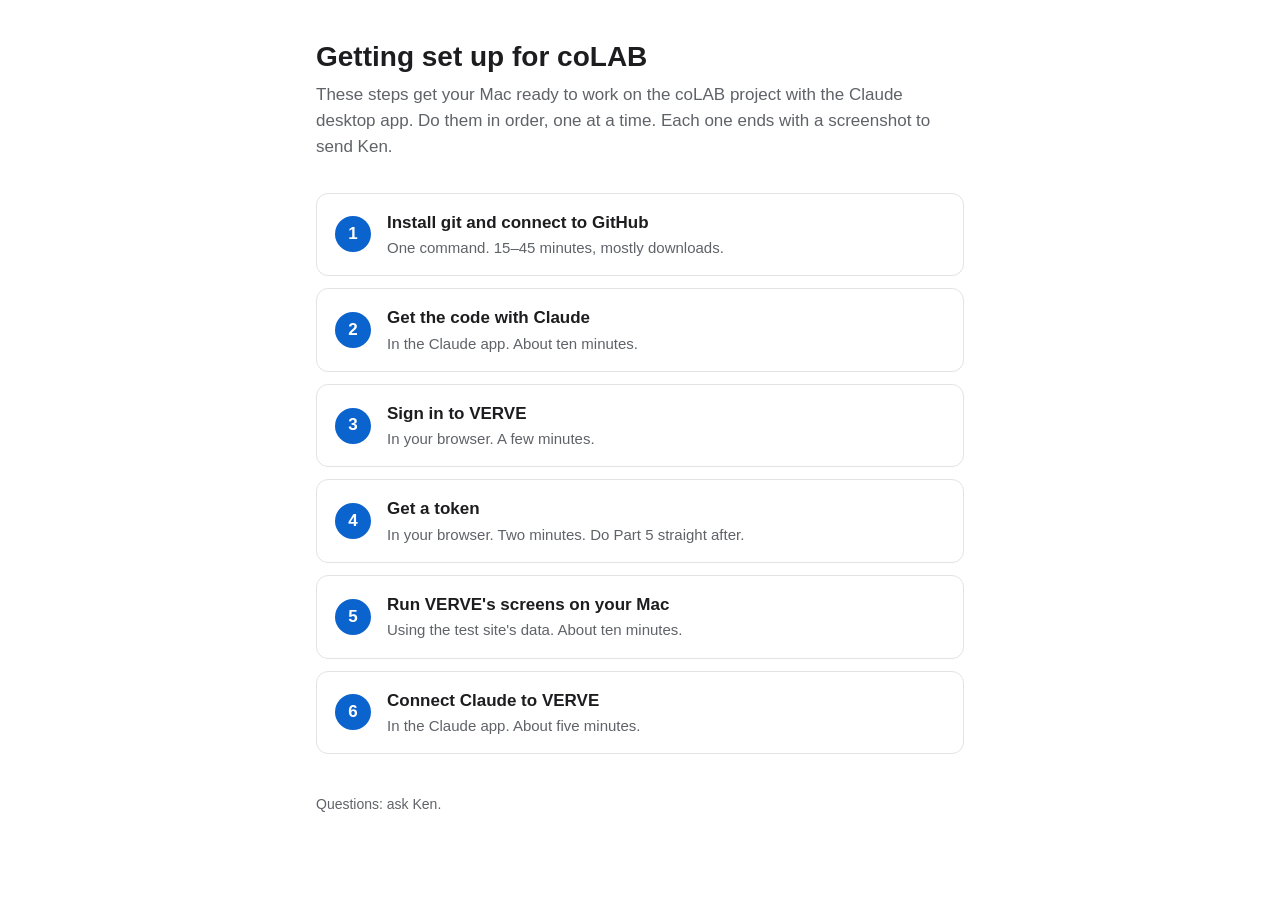
<file: index.html>
<!doctype html>
<html lang="en">
<head>
<meta charset="utf-8">
<meta name="viewport" content="width=device-width, initial-scale=1">
<title>coLAB Setup Steps</title>
<link rel="stylesheet" href="style.css">
</head>
<body>
<main>
  <h1>Getting set up for coLAB</h1>
  <p class="lede">These steps get your Mac ready to work on the coLAB project with the Claude desktop app. Do them in order, one at a time. Each one ends with a screenshot to send Ken.</p>

  <ol class="parts">
    <li>
      <a href="1-git/">
        <span class="num">1</span>
        <span>
          <span class="title">Install git and connect to GitHub</span>
          <span class="desc">One command. 15–45 minutes, mostly downloads.</span>
        </span>
      </a>
    </li>
    <li>
      <a href="2-code/">
        <span class="num">2</span>
        <span>
          <span class="title">Get the code with Claude</span>
          <span class="desc">In the Claude app. About ten minutes.</span>
        </span>
      </a>
    </li>
    <li>
      <a href="3-sign-in/">
        <span class="num">3</span>
        <span>
          <span class="title">Sign in to VERVE</span>
          <span class="desc">In your browser. A few minutes.</span>
        </span>
      </a>
    </li>
    <li>
      <a href="4-token/">
        <span class="num">4</span>
        <span>
          <span class="title">Get a token</span>
          <span class="desc">In your browser. Two minutes. Do Part 5 straight after.</span>
        </span>
      </a>
    </li>
    <li>
      <a href="5-run-ui/">
        <span class="num">5</span>
        <span>
          <span class="title">Run VERVE's screens on your Mac</span>
          <span class="desc">Using the test site's data. About ten minutes.</span>
        </span>
      </a>
    </li>
    <li>
      <a href="6-mcp/">
        <span class="num">6</span>
        <span>
          <span class="title">Connect Claude to VERVE</span>
          <span class="desc">In the Claude app. About five minutes.</span>
        </span>
      </a>
    </li>
  </ol>

  <footer>Questions: ask Ken.</footer>
</main>
</body>
</html>
</file>
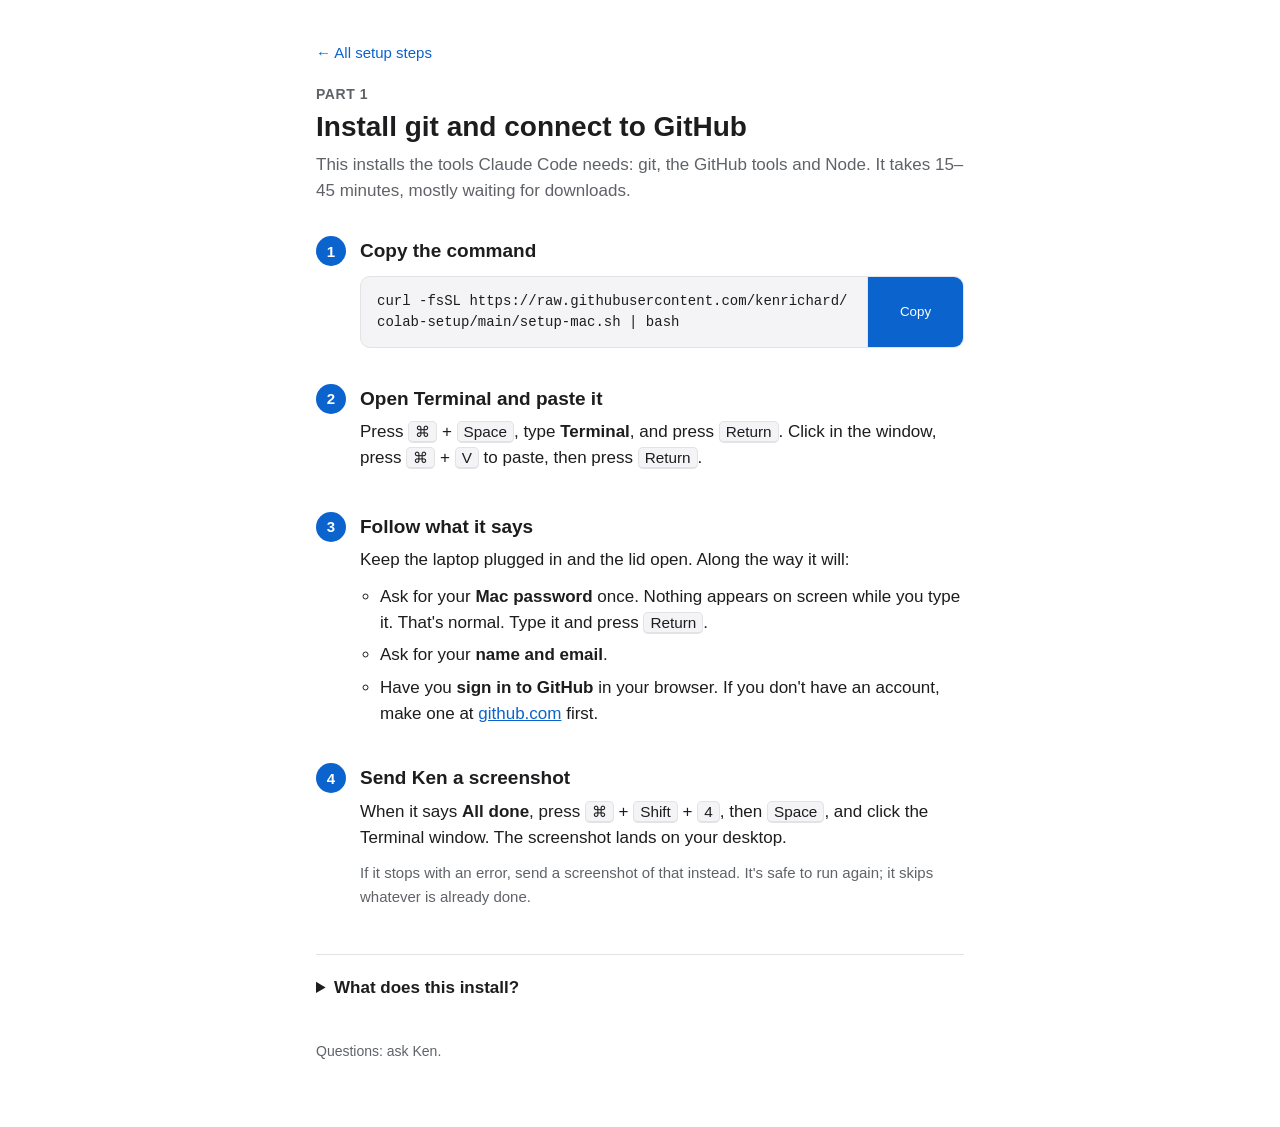
<file: 1-git/index.html>
<!doctype html>
<html lang="en">
<head>
<meta charset="utf-8">
<meta name="viewport" content="width=device-width, initial-scale=1">
<title>Part 1: Git</title>
<link rel="stylesheet" href="../style.css">
</head>
<body>
<main>
  <a class="back" href="../">← All setup steps</a>
  <p class="part-label">Part 1</p>
  <h1>Install git and connect to GitHub</h1>
  <p class="lede">This installs the tools Claude Code needs: git, the GitHub tools and Node. It takes 15–45 minutes, mostly waiting for downloads.</p>

  <ol class="steps">
    <li>
      <h2>Copy the command</h2>
      <div class="command">
        <code>curl -fsSL https://raw.githubusercontent.com/kenrichard/colab-setup/main/setup-mac.sh | bash</code>
        <button type="button" class="copy">Copy</button>
      </div>
    </li>

    <li>
      <h2>Open Terminal and paste it</h2>
      <p>Press <kbd>⌘</kbd> + <kbd>Space</kbd>, type <strong>Terminal</strong>, and press <kbd>Return</kbd>. Click in the window, press <kbd>⌘</kbd> + <kbd>V</kbd> to paste, then press <kbd>Return</kbd>.</p>
    </li>

    <li>
      <h2>Follow what it says</h2>
      <p>Keep the laptop plugged in and the lid open. Along the way it will:</p>
      <ul>
        <li>Ask for your <strong>Mac password</strong> once. Nothing appears on screen while you type it. That's normal. Type it and press <kbd>Return</kbd>.</li>
        <li>Ask for your <strong>name and email</strong>.</li>
        <li>Have you <strong>sign in to GitHub</strong> in your browser. If you don't have an account, make one at <a href="https://github.com/signup">github.com</a> first.</li>
      </ul>
    </li>

    <li>
      <h2>Send Ken a screenshot</h2>
      <p>When it says <strong>All done</strong>, press <kbd>⌘</kbd> + <kbd>Shift</kbd> + <kbd>4</kbd>, then <kbd>Space</kbd>, and click the Terminal window. The screenshot lands on your desktop.</p>
      <p class="note">If it stops with an error, send a screenshot of that instead. It's safe to run again; it skips whatever is already done.</p>
    </li>
  </ol>

  <details>
    <summary>What does this install?</summary>
    <p style="margin-top:10px"><strong>Git</strong> keeps a history of every change to the code and makes it possible to undo changes. <strong>GitHub</strong> is the website where the coLAB code is shared. Claude Code needs both.</p>
    <p>In order, the script installs Apple's Command Line Tools (which include git), Homebrew (which installs the rest), the GitHub command-line tool, and Node. Then it records your name for git and signs you in to GitHub.</p>
    <p>You can <a href="https://github.com/kenrichard/colab-setup/blob/main/setup-mac.sh">read the script</a> before running it.</p>
  </details>

  <footer>Questions: ask Ken.</footer>
</main>
<script src="../copy.js"></script>
</body>
</html>
</file>
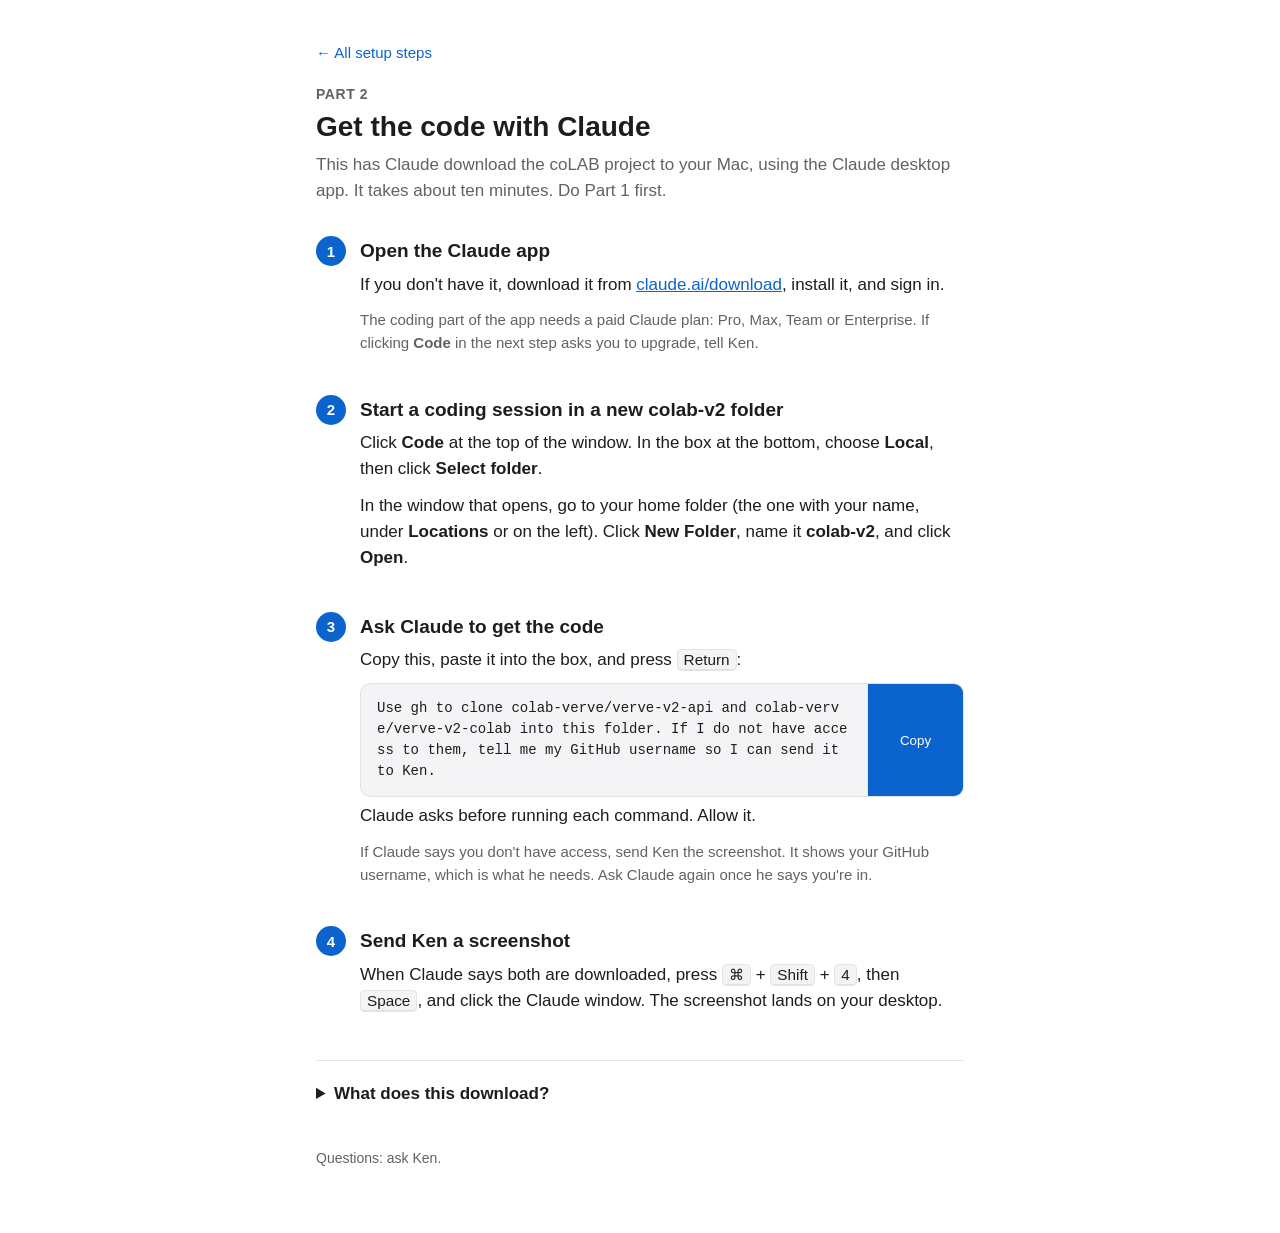
<file: 2-code/index.html>
<!doctype html>
<html lang="en">
<head>
<meta charset="utf-8">
<meta name="viewport" content="width=device-width, initial-scale=1">
<title>Part 2: Get the Code</title>
<link rel="stylesheet" href="../style.css">
</head>
<body>
<main>
  <a class="back" href="../">← All setup steps</a>
  <p class="part-label">Part 2</p>
  <h1>Get the code with Claude</h1>
  <p class="lede">This has Claude download the coLAB project to your Mac, using the Claude desktop app. It takes about ten minutes. Do Part 1 first.</p>

  <ol class="steps">
    <li>
      <h2>Open the Claude app</h2>
      <p>If you don't have it, download it from <a href="https://claude.ai/download">claude.ai/download</a>, install it, and sign in.</p>
      <p class="note">The coding part of the app needs a paid Claude plan: Pro, Max, Team or Enterprise. If clicking <strong>Code</strong> in the next step asks you to upgrade, tell Ken.</p>
    </li>

    <li>
      <h2>Start a coding session in a new colab-v2 folder</h2>
      <p>Click <strong>Code</strong> at the top of the window. In the box at the bottom, choose <strong>Local</strong>, then click <strong>Select folder</strong>.</p>
      <p>In the window that opens, go to your home folder (the one with your name, under <strong>Locations</strong> or on the left). Click <strong>New Folder</strong>, name it <strong>colab-v2</strong>, and click <strong>Open</strong>.</p>
    </li>

    <li>
      <h2>Ask Claude to get the code</h2>
      <p>Copy this, paste it into the box, and press <kbd>Return</kbd>:</p>
      <div class="command">
        <code>Use gh to clone colab-verve/verve-v2-api and colab-verve/verve-v2-colab into this folder. If I do not have access to them, tell me my GitHub username so I can send it to Ken.</code>
        <button type="button" class="copy">Copy</button>
      </div>
      <p>Claude asks before running each command. Allow it.</p>
      <p class="note">If Claude says you don't have access, send Ken the screenshot. It shows your GitHub username, which is what he needs. Ask Claude again once he says you're in.</p>
    </li>

    <li>
      <h2>Send Ken a screenshot</h2>
      <p>When Claude says both are downloaded, press <kbd>⌘</kbd> + <kbd>Shift</kbd> + <kbd>4</kbd>, then <kbd>Space</kbd>, and click the Claude window. The screenshot lands on your desktop.</p>
    </li>
  </ol>

  <details>
    <summary>What does this download?</summary>
    <p style="margin-top:10px">Two folders, inside the new <strong>colab-v2</strong> folder in your home folder:</p>
    <ul>
      <li><strong>verve-v2-api</strong> holds the data, the rules for who can see what, and every planning document.</li>
      <li><strong>verve-v2-colab</strong> holds the screens people use.</li>
    </ul>
    <p style="margin-top:10px">Both are private. Later, you can ask Claude to get the latest changes.</p>
  </details>

  <footer>Questions: ask Ken.</footer>
</main>
<script src="../copy.js"></script>
</body>
</html>
</file>
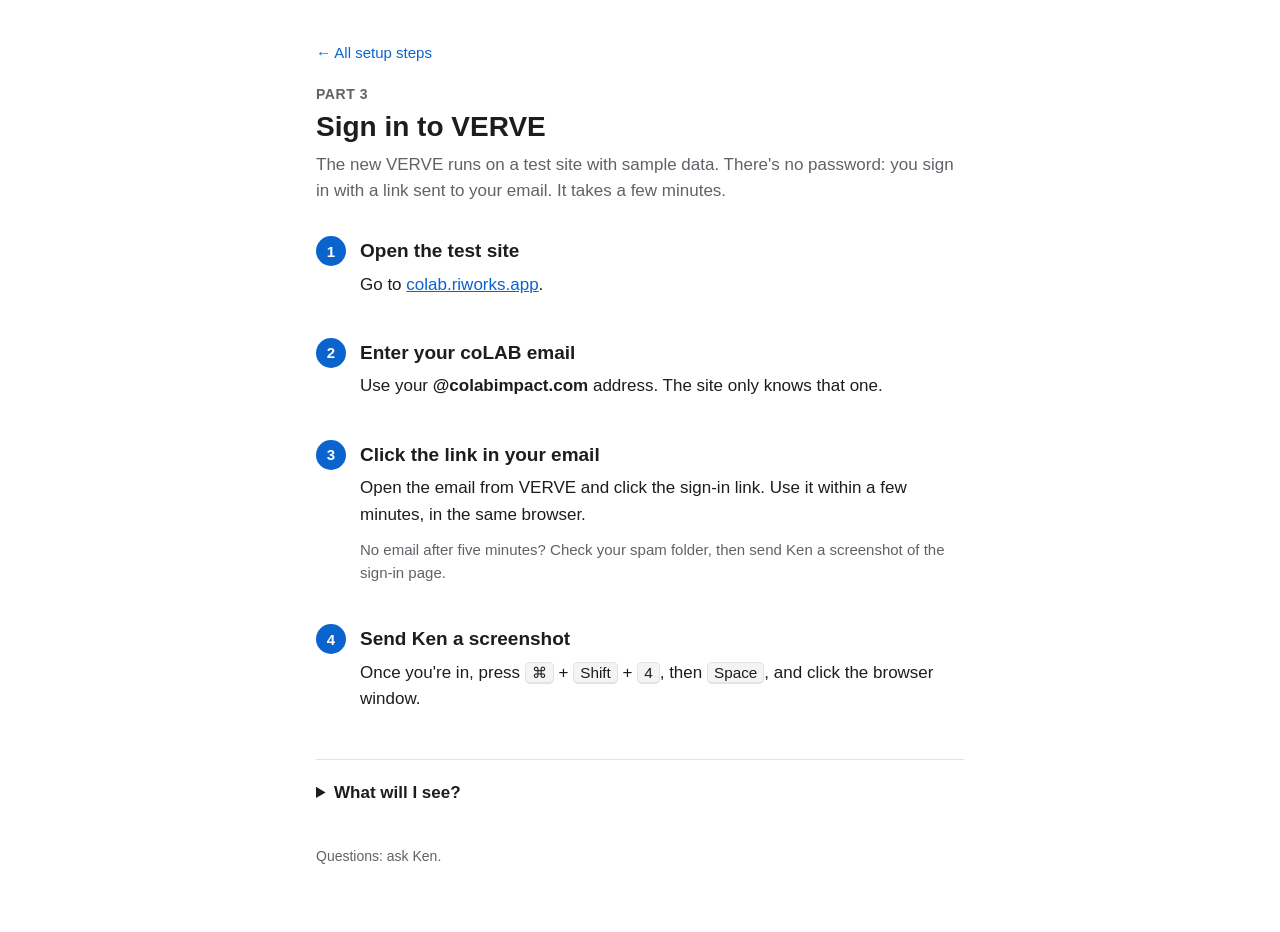
<file: 3-sign-in/index.html>
<!doctype html>
<html lang="en">
<head>
<meta charset="utf-8">
<meta name="viewport" content="width=device-width, initial-scale=1">
<title>Part 3: Sign In</title>
<link rel="stylesheet" href="../style.css">
</head>
<body>
<main>
  <a class="back" href="../">← All setup steps</a>
  <p class="part-label">Part 3</p>
  <h1>Sign in to VERVE</h1>
  <p class="lede">The new VERVE runs on a test site with sample data. There's no password: you sign in with a link sent to your email. It takes a few minutes.</p>

  <ol class="steps">
    <li>
      <h2>Open the test site</h2>
      <p>Go to <a href="https://colab.riworks.app">colab.riworks.app</a>.</p>
    </li>

    <li>
      <h2>Enter your coLAB email</h2>
      <p>Use your <strong>@colabimpact.com</strong> address. The site only knows that one.</p>
    </li>

    <li>
      <h2>Click the link in your email</h2>
      <p>Open the email from VERVE and click the sign-in link. Use it within a few minutes, in the same browser.</p>
      <p class="note">No email after five minutes? Check your spam folder, then send Ken a screenshot of the sign-in page.</p>
    </li>

    <li>
      <h2>Send Ken a screenshot</h2>
      <p>Once you're in, press <kbd>⌘</kbd> + <kbd>Shift</kbd> + <kbd>4</kbd>, then <kbd>Space</kbd>, and click the browser window.</p>
    </li>
  </ol>

  <details>
    <summary>What will I see?</summary>
    <p style="margin-top:10px">Your account is set up to see every level at once, so you can try each one: the System level, coLAB, PANO, and two sample clients, <strong>PANO Client 1</strong> and <strong>VERVE Client 1</strong>.</p>
    <p>Everything here is sample data. Change whatever you like; Ken can reset it.</p>
  </details>

  <footer>Questions: ask Ken.</footer>
</main>
</body>
</html>
</file>
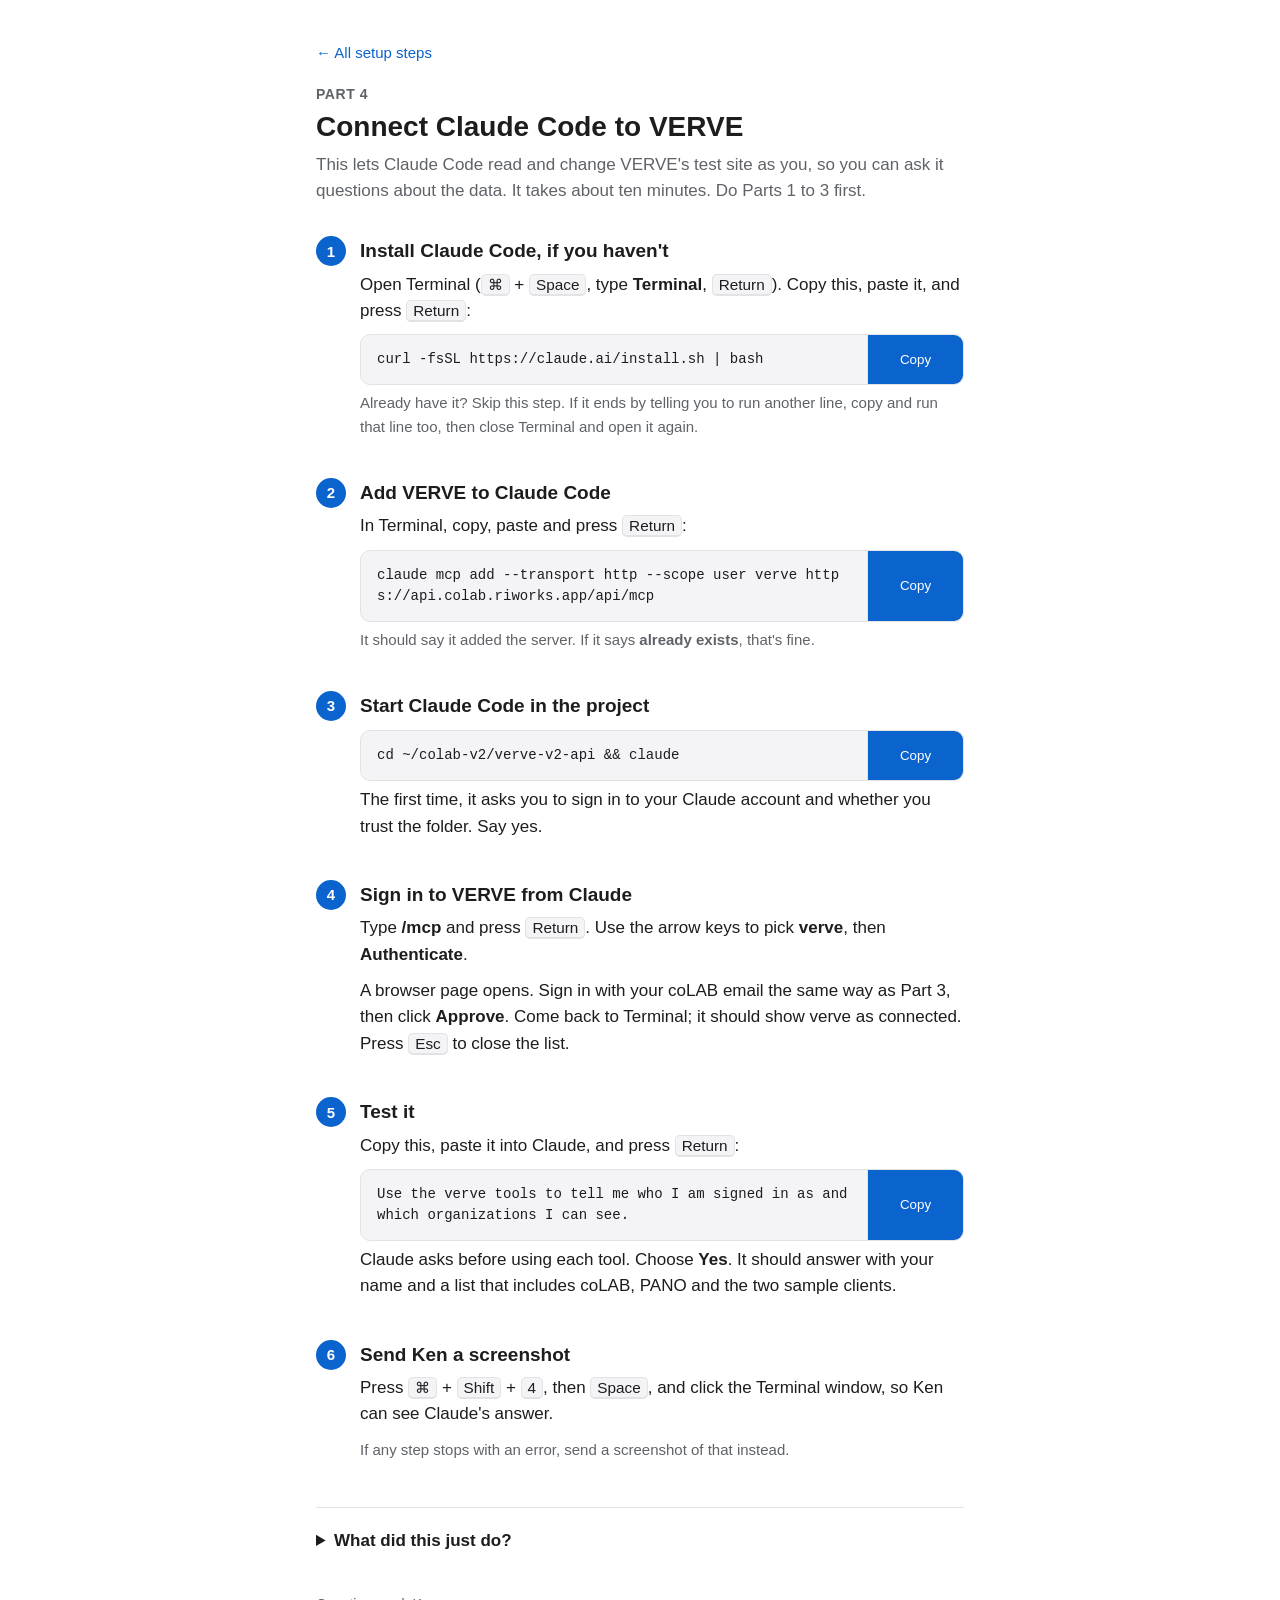
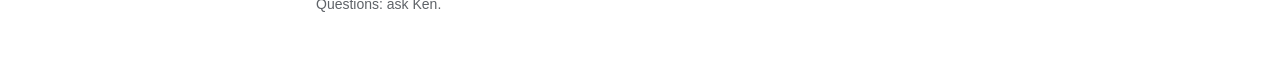
<file: 4-mcp/index.html>
<!doctype html>
<html lang="en">
<head>
<meta charset="utf-8">
<meta name="viewport" content="width=device-width, initial-scale=1">
<title>Part 4: Connect Claude</title>
<link rel="stylesheet" href="../style.css">
</head>
<body>
<main>
  <a class="back" href="../">← All setup steps</a>
  <p class="part-label">Part 4</p>
  <h1>Connect Claude Code to VERVE</h1>
  <p class="lede">This lets Claude Code read and change VERVE's test site as you, so you can ask it questions about the data. It takes about ten minutes. Do Parts 1 to 3 first.</p>

  <ol class="steps">
    <li>
      <h2>Install Claude Code, if you haven't</h2>
      <p>Open Terminal (<kbd>⌘</kbd> + <kbd>Space</kbd>, type <strong>Terminal</strong>, <kbd>Return</kbd>). Copy this, paste it, and press <kbd>Return</kbd>:</p>
      <div class="command">
        <code>curl -fsSL https://claude.ai/install.sh | bash</code>
        <button type="button" class="copy">Copy</button>
      </div>
      <p class="note">Already have it? Skip this step. If it ends by telling you to run another line, copy and run that line too, then close Terminal and open it again.</p>
    </li>

    <li>
      <h2>Add VERVE to Claude Code</h2>
      <p>In Terminal, copy, paste and press <kbd>Return</kbd>:</p>
      <div class="command">
        <code>claude mcp add --transport http --scope user verve https://api.colab.riworks.app/api/mcp</code>
        <button type="button" class="copy">Copy</button>
      </div>
      <p class="note">It should say it added the server. If it says <strong>already exists</strong>, that's fine.</p>
    </li>

    <li>
      <h2>Start Claude Code in the project</h2>
      <div class="command">
        <code>cd ~/colab-v2/verve-v2-api &amp;&amp; claude</code>
        <button type="button" class="copy">Copy</button>
      </div>
      <p>The first time, it asks you to sign in to your Claude account and whether you trust the folder. Say yes.</p>
    </li>

    <li>
      <h2>Sign in to VERVE from Claude</h2>
      <p>Type <strong>/mcp</strong> and press <kbd>Return</kbd>. Use the arrow keys to pick <strong>verve</strong>, then <strong>Authenticate</strong>.</p>
      <p>A browser page opens. Sign in with your coLAB email the same way as Part 3, then click <strong>Approve</strong>. Come back to Terminal; it should show verve as connected. Press <kbd>Esc</kbd> to close the list.</p>
    </li>

    <li>
      <h2>Test it</h2>
      <p>Copy this, paste it into Claude, and press <kbd>Return</kbd>:</p>
      <div class="command">
        <code>Use the verve tools to tell me who I am signed in as and which organizations I can see.</code>
        <button type="button" class="copy">Copy</button>
      </div>
      <p>Claude asks before using each tool. Choose <strong>Yes</strong>. It should answer with your name and a list that includes coLAB, PANO and the two sample clients.</p>
    </li>

    <li>
      <h2>Send Ken a screenshot</h2>
      <p>Press <kbd>⌘</kbd> + <kbd>Shift</kbd> + <kbd>4</kbd>, then <kbd>Space</kbd>, and click the Terminal window, so Ken can see Claude's answer.</p>
      <p class="note">If any step stops with an error, send a screenshot of that instead.</p>
    </li>
  </ol>

  <details>
    <summary>What did this just do?</summary>
    <p style="margin-top:10px"><strong>MCP</strong> is how Claude connects to another system. Adding VERVE gives Claude a set of tools, one for each thing the site can do: list organizations, read a plan, save answers, and so on.</p>
    <p>Claude uses them as you, with your access and nothing more. Every call it makes is recorded with your name. To disconnect, type <strong>/mcp</strong>, pick verve, and choose to clear the sign-in.</p>
  </details>

  <footer>Questions: ask Ken.</footer>
</main>
<script src="../copy.js"></script>
</body>
</html>
</file>
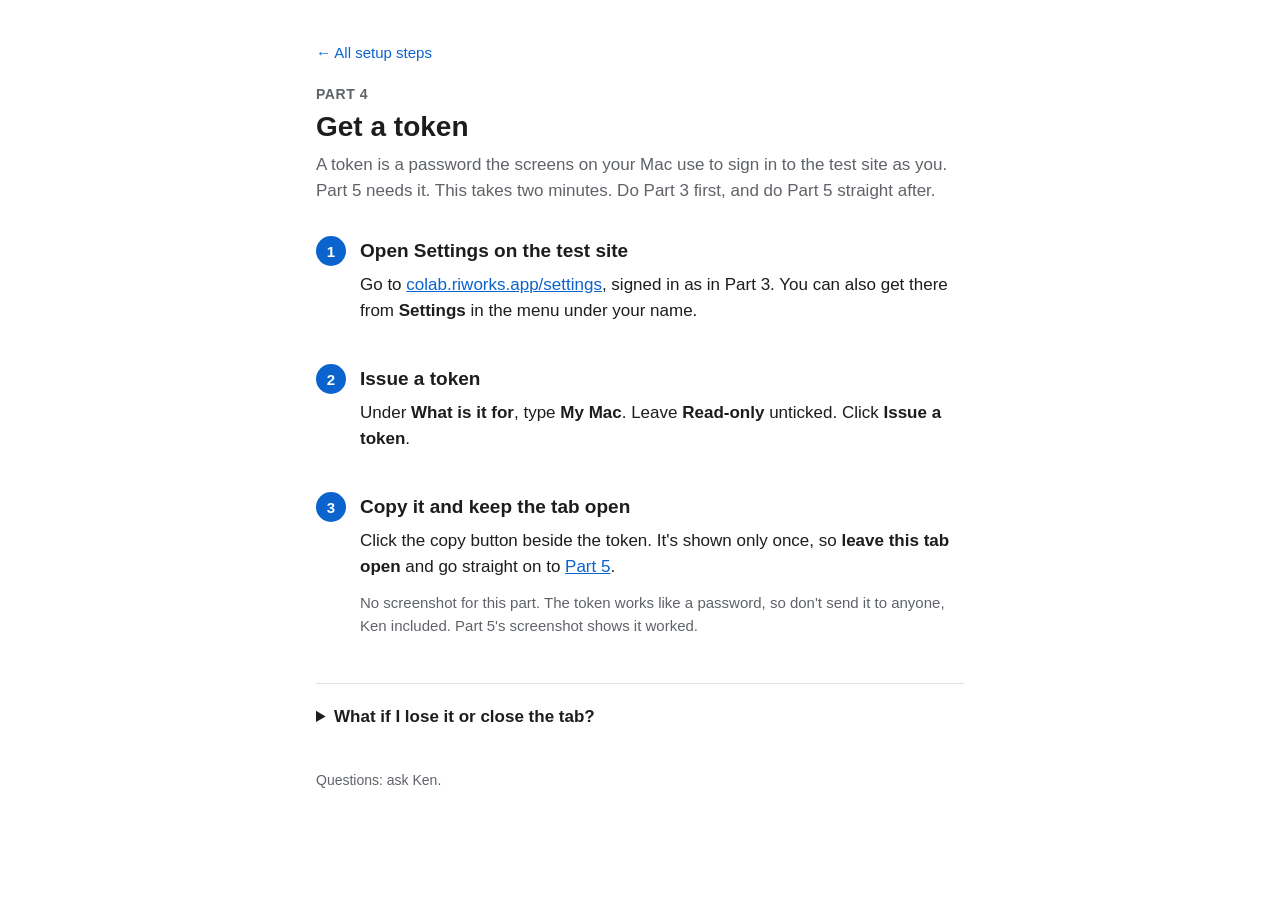
<file: 4-token/index.html>
<!doctype html>
<html lang="en">
<head>
<meta charset="utf-8">
<meta name="viewport" content="width=device-width, initial-scale=1">
<title>Part 4: Get a Token</title>
<link rel="stylesheet" href="../style.css">
</head>
<body>
<main>
  <a class="back" href="../">← All setup steps</a>
  <p class="part-label">Part 4</p>
  <h1>Get a token</h1>
  <p class="lede">A token is a password the screens on your Mac use to sign in to the test site as you. Part 5 needs it. This takes two minutes. Do Part 3 first, and do Part 5 straight after.</p>

  <ol class="steps">
    <li>
      <h2>Open Settings on the test site</h2>
      <p>Go to <a href="https://colab.riworks.app/settings">colab.riworks.app/settings</a>, signed in as in Part 3. You can also get there from <strong>Settings</strong> in the menu under your name.</p>
    </li>

    <li>
      <h2>Issue a token</h2>
      <p>Under <strong>What is it for</strong>, type <strong>My Mac</strong>. Leave <strong>Read-only</strong> unticked. Click <strong>Issue a token</strong>.</p>
    </li>

    <li>
      <h2>Copy it and keep the tab open</h2>
      <p>Click the copy button beside the token. It's shown only once, so <strong>leave this tab open</strong> and go straight on to <a href="../5-run-ui/">Part 5</a>.</p>
      <p class="note">No screenshot for this part. The token works like a password, so don't send it to anyone, Ken included. Part 5's screenshot shows it worked.</p>
    </li>
  </ol>

  <details>
    <summary>What if I lose it or close the tab?</summary>
    <p style="margin-top:10px">Nobody can show it to you again, including Ken, because the site keeps only a scrambled copy. Go back to Settings, click <strong>Revoke</strong> beside <strong>My Mac</strong>, and issue a new one.</p>
  </details>

  <footer>Questions: ask Ken.</footer>
</main>
</body>
</html>
</file>
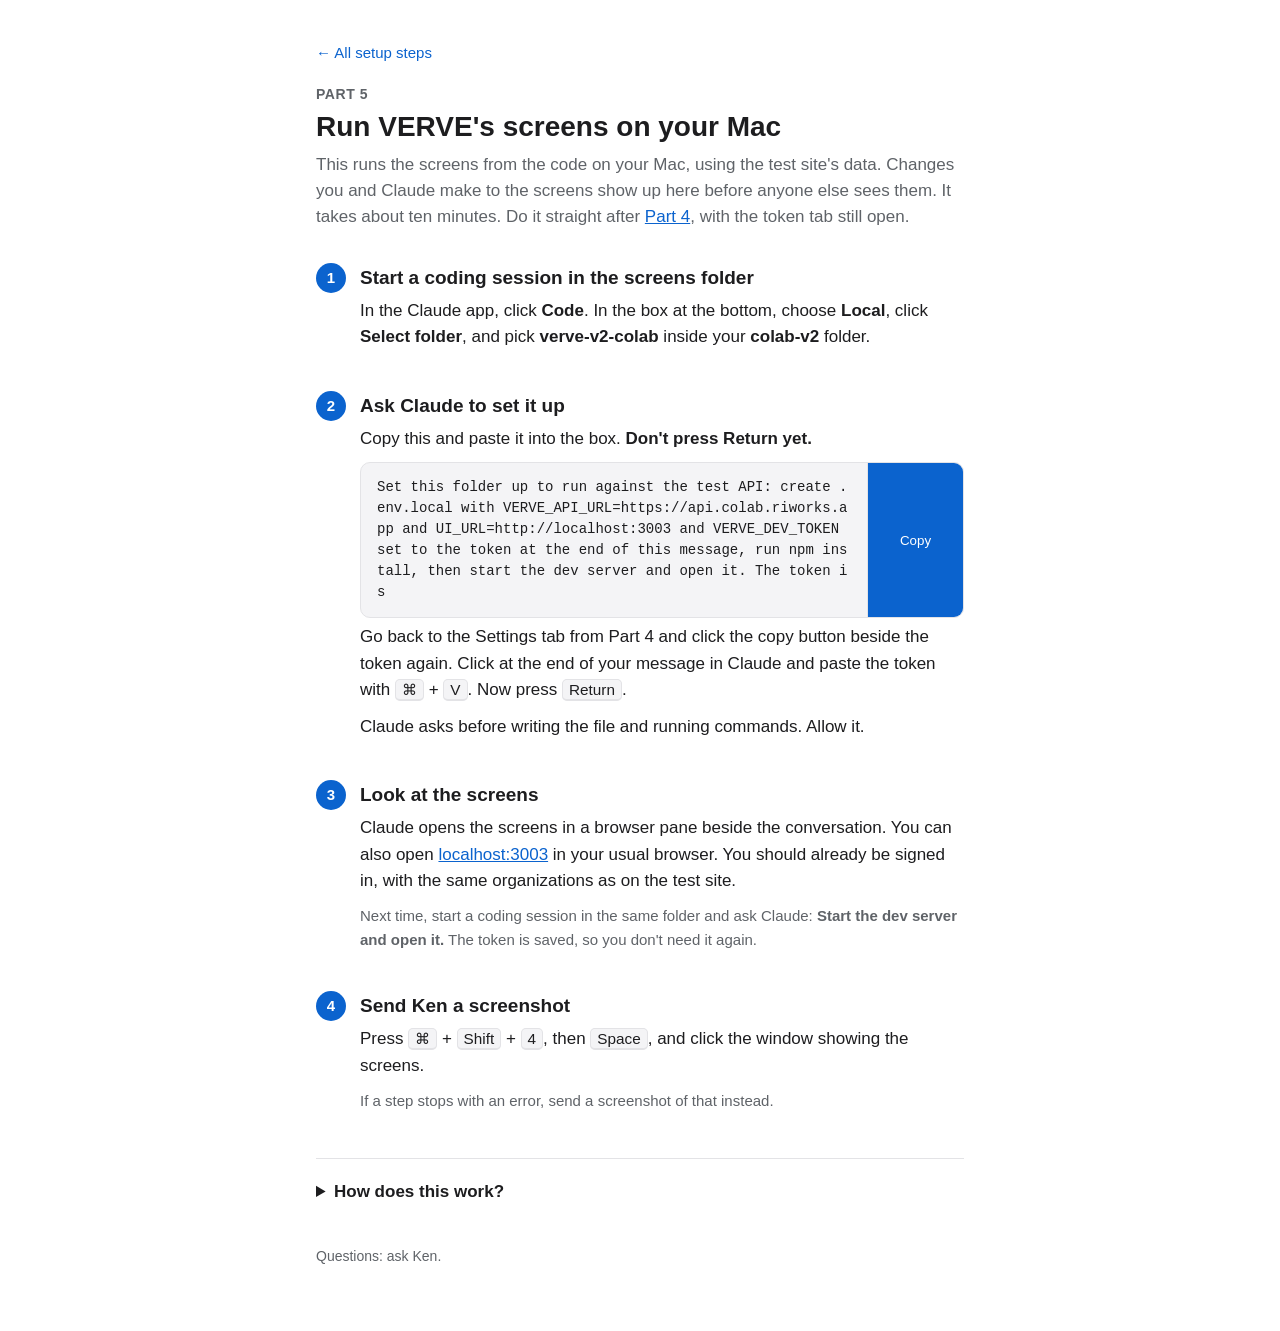
<file: 5-run-ui/index.html>
<!doctype html>
<html lang="en">
<head>
<meta charset="utf-8">
<meta name="viewport" content="width=device-width, initial-scale=1">
<title>Part 5: Run VERVE</title>
<link rel="stylesheet" href="../style.css">
</head>
<body>
<main>
  <a class="back" href="../">← All setup steps</a>
  <p class="part-label">Part 5</p>
  <h1>Run VERVE's screens on your Mac</h1>
  <p class="lede">This runs the screens from the code on your Mac, using the test site's data. Changes you and Claude make to the screens show up here before anyone else sees them. It takes about ten minutes. Do it straight after <a href="../4-token/">Part 4</a>, with the token tab still open.</p>

  <ol class="steps">
    <li>
      <h2>Start a coding session in the screens folder</h2>
      <p>In the Claude app, click <strong>Code</strong>. In the box at the bottom, choose <strong>Local</strong>, click <strong>Select folder</strong>, and pick <strong>verve-v2-colab</strong> inside your <strong>colab-v2</strong> folder.</p>
    </li>

    <li>
      <h2>Ask Claude to set it up</h2>
      <p>Copy this and paste it into the box. <strong>Don't press Return yet.</strong></p>
      <div class="command">
        <code>Set this folder up to run against the test API: create .env.local with VERVE_API_URL=https://api.colab.riworks.app and UI_URL=http://localhost:3003 and VERVE_DEV_TOKEN set to the token at the end of this message, run npm install, then start the dev server and open it. The token is </code>
        <button type="button" class="copy">Copy</button>
      </div>
      <p>Go back to the Settings tab from Part 4 and click the copy button beside the token again. Click at the end of your message in Claude and paste the token with <kbd>⌘</kbd> + <kbd>V</kbd>. Now press <kbd>Return</kbd>.</p>
      <p>Claude asks before writing the file and running commands. Allow it.</p>
    </li>

    <li>
      <h2>Look at the screens</h2>
      <p>Claude opens the screens in a browser pane beside the conversation. You can also open <a href="http://localhost:3003">localhost:3003</a> in your usual browser. You should already be signed in, with the same organizations as on the test site.</p>
      <p class="note">Next time, start a coding session in the same folder and ask Claude: <strong>Start the dev server and open it.</strong> The token is saved, so you don't need it again.</p>
    </li>

    <li>
      <h2>Send Ken a screenshot</h2>
      <p>Press <kbd>⌘</kbd> + <kbd>Shift</kbd> + <kbd>4</kbd>, then <kbd>Space</kbd>, and click the window showing the screens.</p>
      <p class="note">If a step stops with an error, send a screenshot of that instead.</p>
    </li>
  </ol>

  <details>
    <summary>How does this work?</summary>
    <p style="margin-top:10px">VERVE has two parts. The <strong>API</strong> holds the data and decides who can see what. The <strong>screens</strong> show it. This runs only the screens on your Mac. They get their data from the test site's API, so you see the same sample data as everyone else, and anything you change there is changed for everyone.</p>
    <p>The token stands in for signing in, so the <strong>Sign in</strong> and <strong>Sign out</strong> links don't work here. It's saved in a file called <code>.env.local</code>, which never gets uploaded to GitHub.</p>
  </details>

  <footer>Questions: ask Ken.</footer>
</main>
<script src="../copy.js"></script>
</body>
</html>
</file>
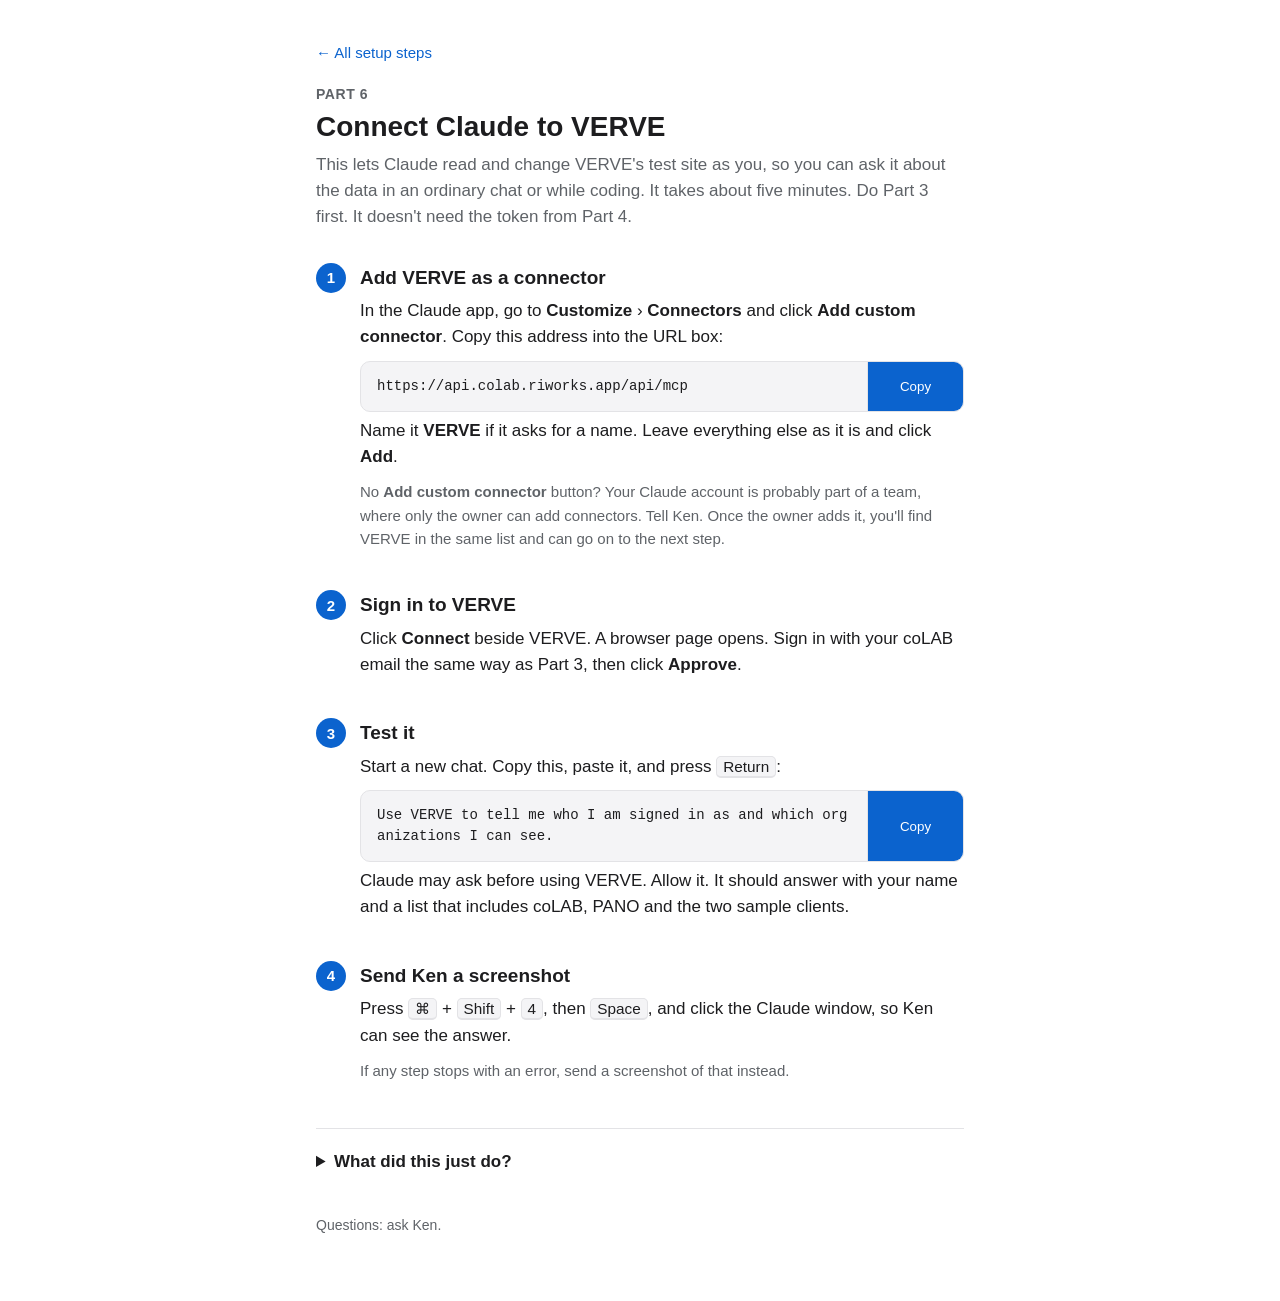
<file: 6-mcp/index.html>
<!doctype html>
<html lang="en">
<head>
<meta charset="utf-8">
<meta name="viewport" content="width=device-width, initial-scale=1">
<title>Part 6: Connect Claude</title>
<link rel="stylesheet" href="../style.css">
</head>
<body>
<main>
  <a class="back" href="../">← All setup steps</a>
  <p class="part-label">Part 6</p>
  <h1>Connect Claude to VERVE</h1>
  <p class="lede">This lets Claude read and change VERVE's test site as you, so you can ask it about the data in an ordinary chat or while coding. It takes about five minutes. Do Part 3 first. It doesn't need the token from Part 4.</p>

  <ol class="steps">
    <li>
      <h2>Add VERVE as a connector</h2>
      <p>In the Claude app, go to <strong>Customize</strong> › <strong>Connectors</strong> and click <strong>Add custom connector</strong>. Copy this address into the URL box:</p>
      <div class="command">
        <code>https://api.colab.riworks.app/api/mcp</code>
        <button type="button" class="copy">Copy</button>
      </div>
      <p>Name it <strong>VERVE</strong> if it asks for a name. Leave everything else as it is and click <strong>Add</strong>.</p>
      <p class="note">No <strong>Add custom connector</strong> button? Your Claude account is probably part of a team, where only the owner can add connectors. Tell Ken. Once the owner adds it, you'll find VERVE in the same list and can go on to the next step.</p>
    </li>

    <li>
      <h2>Sign in to VERVE</h2>
      <p>Click <strong>Connect</strong> beside VERVE. A browser page opens. Sign in with your coLAB email the same way as Part 3, then click <strong>Approve</strong>.</p>
    </li>

    <li>
      <h2>Test it</h2>
      <p>Start a new chat. Copy this, paste it, and press <kbd>Return</kbd>:</p>
      <div class="command">
        <code>Use VERVE to tell me who I am signed in as and which organizations I can see.</code>
        <button type="button" class="copy">Copy</button>
      </div>
      <p>Claude may ask before using VERVE. Allow it. It should answer with your name and a list that includes coLAB, PANO and the two sample clients.</p>
    </li>

    <li>
      <h2>Send Ken a screenshot</h2>
      <p>Press <kbd>⌘</kbd> + <kbd>Shift</kbd> + <kbd>4</kbd>, then <kbd>Space</kbd>, and click the Claude window, so Ken can see the answer.</p>
      <p class="note">If any step stops with an error, send a screenshot of that instead.</p>
    </li>
  </ol>

  <details>
    <summary>What did this just do?</summary>
    <p style="margin-top:10px">A <strong>connector</strong> gives Claude a set of tools for another system. VERVE's tools match what the site can do: list organizations, read a plan, save answers, and so on. The connector works in chats and in coding sessions.</p>
    <p>Claude uses them as you, with your access and nothing more. Every call it makes is recorded with your name. To disconnect, go back to <strong>Customize</strong> › <strong>Connectors</strong> and remove VERVE.</p>
  </details>

  <footer>Questions: ask Ken.</footer>
</main>
<script src="../copy.js"></script>
</body>
</html>
</file>
<file: style.css>
:root {
  --bg: #ffffff; --fg: #1d1d1f; --muted: #5f6368; --line: #e3e3e6;
  --code-bg: #f4f4f6; --accent: #0b63ce; --accent-fg: #ffffff; --ok: #1a7f37;
}
@media (prefers-color-scheme: dark) {
  :root:not([data-theme="light"]) {
    --bg: #161618; --fg: #f2f2f4; --muted: #a1a1a8; --line: #2e2e33;
    --code-bg: #232327; --accent: #4c9bff; --accent-fg: #0b0b0c; --ok: #3fb950;
  }
}
* { box-sizing: border-box; }
body {
  margin: 0; background: var(--bg); color: var(--fg);
  font: 17px/1.55 -apple-system, BlinkMacSystemFont, "Segoe UI", Helvetica, Arial, sans-serif;
}
main { max-width: 680px; margin: 0 auto; padding: 40px 16px 64px; }
h1 { font-size: 28px; line-height: 1.2; margin: 0 0 8px; }
.lede { color: var(--muted); margin: 0 0 32px; }
ol.steps { list-style: none; counter-reset: step; padding: 0; margin: 0; }
ol.steps > li {
  counter-increment: step; position: relative;
  padding: 0 0 28px 44px; margin: 0;
}
ol.steps > li::before {
  content: counter(step); position: absolute; left: 0; top: 0;
  width: 30px; height: 30px; border-radius: 50%;
  background: var(--accent); color: var(--accent-fg);
  font-weight: 600; font-size: 15px; display: grid; place-items: center;
}
h2 { font-size: 19px; margin: 2px 0 6px; }
p { margin: 0 0 10px; }
ul { margin: 6px 0 0; padding-left: 20px; }
li li { margin-bottom: 6px; }
kbd {
  font: inherit; font-size: 0.9em; padding: 1px 6px;
  border: 1px solid var(--line); border-bottom-width: 2px; border-radius: 5px;
  background: var(--code-bg);
}
.command {
  display: flex; align-items: stretch; gap: 0; margin: 10px 0 6px;
  border: 1px solid var(--line); border-radius: 10px; overflow: hidden;
  background: var(--code-bg);
}
.command code {
  flex: 1; min-width: 0; padding: 14px 16px;
  font: 14px/1.5 ui-monospace, SFMono-Regular, Menlo, monospace;
  word-break: break-all;
}
.command button {
  flex: none; border: 0; border-left: 1px solid var(--line);
  background: var(--accent); color: var(--accent-fg);
  font: 600 15px/1 inherit; font-family: inherit; padding: 0 20px; cursor: pointer;
  min-width: 96px;
}
.command button.copied { background: var(--ok); }
.note { color: var(--muted); font-size: 15px; }
details { margin-top: 8px; border-top: 1px solid var(--line); padding-top: 20px; }
summary { cursor: pointer; font-weight: 600; }
footer { color: var(--muted); font-size: 14px; margin-top: 40px; }
a { color: var(--accent); }
.back { display: inline-block; margin-bottom: 20px; font-size: 15px; text-decoration: none; }
.back:hover { text-decoration: underline; }
.part-label { color: var(--muted); font-size: 14px; font-weight: 600; text-transform: uppercase; letter-spacing: 0.04em; margin: 0 0 4px; }
.parts { list-style: none; padding: 0; margin: 0; display: grid; gap: 12px; }
.parts a, .parts .soon {
  display: flex; gap: 16px; align-items: center; padding: 16px 18px;
  border: 1px solid var(--line); border-radius: 12px; text-decoration: none; color: var(--fg);
}
.parts a:hover { border-color: var(--accent); }
.parts .num {
  flex: none; width: 36px; height: 36px; border-radius: 50%; display: grid; place-items: center;
  background: var(--accent); color: var(--accent-fg); font-weight: 600;
}
.parts .soon { color: var(--muted); }
.parts .soon .num { background: var(--line); color: var(--muted); }
.parts .title { font-weight: 600; display: block; }
.parts .desc { font-size: 15px; color: var(--muted); display: block; }
</file>
